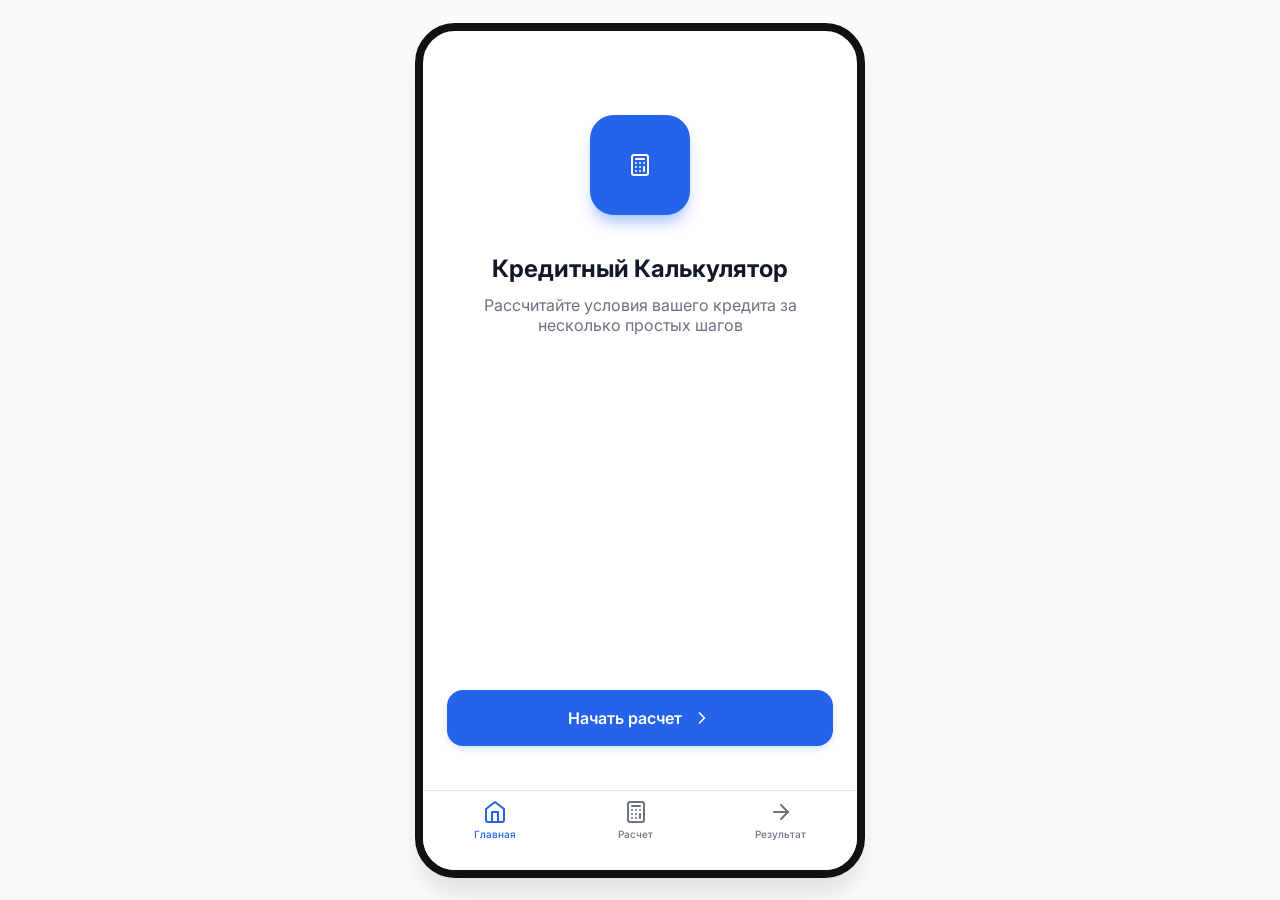
<file: index.html>
<!DOCTYPE html>
<html lang="ru">
<head>
    <meta charset="UTF-8">
    <meta name="viewport" content="width=device-width, initial-scale=1.0">
    <title>Кредитный Калькулятор</title>
    <link rel="preconnect" href="https://fonts.googleapis.com">
    <link rel="preconnect" href="https://fonts.gstatic.com" crossorigin>
    <link href="https://fonts.googleapis.com/css2?family=Inter:wght@400;500;600;700&display=swap" rel="stylesheet">
    <link rel="stylesheet" href="style.css">
</head>
<body>

    <!-- State management inputs -->
    <input type="radio" name="app-step" id="step-1-trigger" checked>
    <input type="radio" name="app-step" id="step-2-trigger">
    <input type="radio" name="app-step" id="step-3-trigger">
    <input type="radio" name="app-step" id="step-4-trigger">

    <div class="app-container">
        
        <!-- Screen 1: Intro -->
        <section class="screen screen--intro">
            <div style="flex: 1; display: flex; flex-direction: column; justify-content: center; align-items: center; text-align: center;">
                <div class="main-icon-wrapper">
                    <div class="main-icon">
                        <svg class="nav-icon" viewBox="0 0 24 24" fill="none" stroke="currentColor" stroke-width="2" stroke-linecap="round" stroke-linejoin="round">
                            <rect width="16" height="20" x="4" y="2" rx="2"/><line x1="8" x2="16" y1="6" y2="6"/><line x1="16" x2="16" y1="14" y2="18"/><path d="M16 10h.01"/><path d="M12 10h.01"/><path d="M8 10h.01"/><path d="M12 14h.01"/><path d="M8 14h.01"/><path d="M12 18h.01"/><path d="M8 18h.01"/>
                        </svg>
                    </div>
                </div>
                <h1 class="title">Кредитный Калькулятор</h1>
                <p class="subtitle">Рассчитайте условия вашего кредита за несколько простых шагов</p>
                
                <div class="btn-spacer" style="width: 100%;">
                    <label for="step-2-trigger" class="btn btn--primary">
                        Начать расчет
                        <svg width="20" height="20" viewBox="0 0 24 24" fill="none" stroke="currentColor" stroke-width="2" stroke-linecap="round" stroke-linejoin="round"><path d="m9 18 6-6-6-6"/></svg>
                    </label>
                </div>
            </div>
        </section>

        <!-- Screen 2: Amount -->
        <section class="screen screen--amount">
            <header class="app-header">
                <label for="step-1-trigger" class="back-btn">
                    <svg width="24" height="24" viewBox="0 0 24 24" fill="none" stroke="currentColor" stroke-width="2" stroke-linecap="round" stroke-linejoin="round"><path d="m15 18-6-6 6-6"/></svg>
                </label>
                <div class="progress-bar">
                    <div class="progress-bar__segment"></div>
                    <div class="progress-bar__segment"></div>
                    <div class="progress-bar__segment"></div>
                </div>
            </header>

            <h2 class="title" style="margin-top: 20px;">Какая сумма вам необходима?</h2>
            
            <div class="input-group">
                <div id="amount-minus" class="input-control">−</div>
                <div class="input-value-wrapper">
                    <span id="amount-display" class="input-value">1 000 000</span>
                    <span class="input-label">рублей</span>
                </div>
                <div id="amount-plus" class="input-control">+</div>
            </div>

            <div class="presets">
                <div class="preset-btn">500 000 ₽</div>
                <div class="preset-btn preset-btn--active">1 000 000 ₽</div>
                <div class="preset-btn">3 000 000 ₽</div>
                <div class="preset-btn">5 000 000 ₽</div>
            </div>

            <div class="btn-spacer">
                <label for="step-3-trigger" class="btn btn--primary">Продолжить</label>
            </div>
        </section>

        <!-- Screen 3: Term -->
        <section class="screen screen--term">
            <header class="app-header">
                <label for="step-2-trigger" class="back-btn">
                    <svg width="24" height="24" viewBox="0 0 24 24" fill="none" stroke="currentColor" stroke-width="2" stroke-linecap="round" stroke-linejoin="round"><path d="m15 18-6-6 6-6"/></svg>
                </label>
                <div class="progress-bar">
                    <div class="progress-bar__segment"></div>
                    <div class="progress-bar__segment"></div>
                    <div class="progress-bar__segment"></div>
                </div>
            </header>

            <h2 class="title" style="margin-top: 20px;">На какой срок берете кредит?</h2>
            
            <div class="input-group">
                <div id="term-minus" class="input-control">−</div>
                <div class="input-value-wrapper">
                    <span id="term-display" class="input-value">12</span>
                    <span class="input-label">месяцев</span>
                </div>
                <div id="term-plus" class="input-control">+</div>
            </div>

            <div class="presets presets-term" style="grid-template-columns: repeat(3, 1fr);">
                <div class="preset-btn preset-btn--active" data-months="12">1 год</div>
                <div class="preset-btn" data-months="24">2 года</div>
                <div class="preset-btn" data-months="36">3 года</div>
                <div class="preset-btn" data-months="60">5 лет</div>
                <div class="preset-btn" data-months="120">10 лет</div>
                <div class="preset-btn" data-months="360">30 лет</div>
            </div>

            <div class="btn-spacer">
                <label for="step-4-trigger" class="btn btn--primary">Продолжить</label>
            </div>
        </section>

        <!-- Screen 4: Result -->
        <section class="screen screen--result" style="overflow-y: auto;">
            <header class="app-header">
                <label for="step-3-trigger" class="back-btn">
                    <svg width="24" height="24" viewBox="0 0 24 24" fill="none" stroke="currentColor" stroke-width="2" stroke-linecap="round" stroke-linejoin="round"><path d="m15 18-6-6 6-6"/></svg>
                </label>
                <div class="progress-bar">
                    <div class="progress-bar__segment"></div>
                    <div class="progress-bar__segment"></div>
                    <div class="progress-bar__segment"></div>
                </div>
            </header>

            <h2 class="title" style="margin-top: 20px; margin-bottom: 4px;">Результаты расчета</h2>
            <p class="subtitle" style="margin-bottom: 24px;">На основе выбранных параметров</p>

            <article class="result-card result-card--main">
                <p class="result-label">Ежемесячный платеж</p>
                <p class="result-value">90 258 ₽</p>
            </article>

            <div class="results-grid">
                <div class="mini-card">
                    <p class="result-label">Сумма кредита</p>
                    <p class="result-value">1 000 000 ₽</p>
                </div>
                <div class="mini-card">
                    <p class="result-label">Срок кредита</p>
                    <p class="result-value">12 мес.</p>
                </div>
            </div>

            <article class="summary-card">
                <div class="summary-header">
                    <div>
                        <p class="summary-label">Общая выплата</p>
                        <p class="summary-value">1 083 100 ₽</p>
                    </div>
                    <svg width="18" height="18" viewBox="0 0 24 24" fill="none" stroke="currentColor" stroke-width="2" stroke-linecap="round" stroke-linejoin="round"><circle cx="12" cy="12" r="10"/><path d="M12 16v-4"/><path d="M12 8h.01"/></svg>
                </div>
                <div class="chart-bar">
                    <div class="chart-fill"></div>
                </div>
                <div class="chart-legend">
                    <span>Тело кредита</span>
                    <span>Переплата: 83 100 ₽</span>
                </div>
            </article>

            <div class="btn-spacer">
                <label for="step-1-trigger" class="btn btn--secondary">Сбросить расчет</label>
            </div>
        </section>

        <!-- Bottom Navigation -->
        <nav class="app-footer">
            <label for="step-1-trigger" class="nav-item nav-item--home">
                <svg class="nav-icon" viewBox="0 0 24 24" fill="none" stroke="currentColor" stroke-width="2" stroke-linecap="round" stroke-linejoin="round"><path d="m3 9 9-7 9 7v11a2 2 0 0 1-2 2H5a2 2 0 0 1-2-2z"/><polyline points="9 22 9 12 15 12 15 22"/></svg>
                <span>Главная</span>
            </label>
            <label for="step-2-trigger" class="nav-item nav-item--calc">
                <svg class="nav-icon" viewBox="0 0 24 24" fill="none" stroke="currentColor" stroke-width="2" stroke-linecap="round" stroke-linejoin="round"><rect width="16" height="20" x="4" y="2" rx="2"/><line x1="8" x2="16" y1="6" y2="6"/><line x1="16" x2="16" y1="14" y2="18"/><path d="M16 10h.01"/><path d="M12 10h.01"/><path d="M8 10h.01"/><path d="M12 14h.01"/><path d="M8 14h.01"/><path d="M12 18h.01"/><path d="M8 18h.01"/></svg>
                <span>Расчет</span>
            </label>
            <label for="step-4-trigger" class="nav-item nav-item--result">
                <svg class="nav-icon" viewBox="0 0 24 24" fill="none" stroke="currentColor" stroke-width="2" stroke-linecap="round" stroke-linejoin="round"><path d="M5 12h14"/><path d="m12 5 7 7-7 7"/></svg>
                <span>Результат</span>
            </label>
        </nav>
    </div>

    <script>
        // State management
        let state = {
            amount: 1000000,
            term: 12,
            rate: 0.12 // 12%
        };

        // DOM Elements
        const amountDisplay = document.getElementById('amount-display');
        const amountMinus = document.getElementById('amount-minus');
        const amountPlus = document.getElementById('amount-plus');
        
        const termDisplay = document.getElementById('term-display');
        const termMinus = document.getElementById('term-minus');
        const termPlus = document.getElementById('term-plus');

        const resultAmount = document.querySelector('.screen--result .mini-card:nth-child(1) .result-value');
        const resultTerm = document.querySelector('.screen--result .mini-card:nth-child(2) .result-value');
        const resultMonthly = document.querySelector('.screen--result .result-card--main .result-value');
        const resultTotal = document.querySelector('.screen--result .summary-value');
        const resultOverpayment = document.querySelector('.screen--result .chart-legend span:last-child');

        // Formatting helpers
        function formatCurrency(value) {
            return value.toString().replace(/\B(?=(\d{3})+(?!\d))/g, " ") + " ₽";
        }

        function updateUI() {
            // Update display values
            amountDisplay.textContent = state.amount.toLocaleString('ru-RU');
            termDisplay.textContent = state.term;
            
            // Calculate Monthly Payment (Annuity)
            const i = state.rate / 12;
            const n = state.term;
            const monthly = (state.amount * i) / (1 - Math.pow(1 + i, -n));
            const total = monthly * n;
            const overpayment = total - state.amount;

            // Update Result Screen
            resultAmount.textContent = formatCurrency(state.amount);
            resultTerm.textContent = state.term + " мес.";
            resultMonthly.textContent = formatCurrency(Math.round(monthly));
            resultTotal.textContent = formatCurrency(Math.round(total));
            resultOverpayment.textContent = "Переплата: " + formatCurrency(Math.round(overpayment));
        }

        // Amount Listeners
        amountMinus.addEventListener('click', () => {
            if (state.amount > 100000) {
                state.amount -= 10000;
                updateUI();
            }
        });

        amountPlus.addEventListener('click', () => {
            if (state.amount < 10000000) {
                state.amount += 10000;
                updateUI();
            }
        });

        // Term Listeners (step by 1 month)
        termMinus.addEventListener('click', () => {
            if (state.term > 1) {
                state.term -= 1;
                updateUI();
            }
        });

        termPlus.addEventListener('click', () => {
            if (state.term < 360) {
                state.term += 1;
                updateUI();
            }
        });

        // Amount Presets
        document.querySelectorAll('.screen--amount .preset-btn').forEach(btn => {
            btn.addEventListener('click', () => {
                const val = parseInt(btn.textContent.replace(/\s/g, ''));
                if (!isNaN(val)) {
                    state.amount = val;
                    document.querySelectorAll('.screen--amount .preset-btn').forEach(b => b.classList.remove('preset-btn--active'));
                    btn.classList.add('preset-btn--active');
                    updateUI();
                }
            });
        });

        // Term Presets
        document.querySelectorAll('.presets-term .preset-btn').forEach(btn => {
            btn.addEventListener('click', () => {
                const months = parseInt(btn.dataset.months);
                if (!isNaN(months)) {
                    state.term = months;
                    document.querySelectorAll('.presets-term .preset-btn').forEach(b => b.classList.remove('preset-btn--active'));
                    btn.classList.add('preset-btn--active');
                    updateUI();
                }
            });
        });

        // Initialize UI
        updateUI();
    </script>
</body>
</html>
</file>
<file: style.css>
:root {
    --primary-color: #2563eb;
    --primary-hover: #1d4ed8;
    --bg-color: #ffffff;
    --secondary-bg: #f3f4f6;
    --text-main: #111827;
    --text-muted: #6b7280;
    --border-color: #e5e7eb;
    --card-shadow: 0 4px 6px -1px rgb(0 0 0 / 0.1), 0 2px 4px -2px rgb(0 0 0 / 0.1);
    --radius-lg: 24px;
    --radius-md: 16px;
    --radius-sm: 12px;
    --transition: all 0.3s ease;
}

* {
    margin: 0;
    padding: 0;
    box-sizing: border-box;
    font-family: 'Inter', sans-serif;
    -webkit-tap-highlight-color: transparent;
}

body {
    background-color: #f9fafb;
    color: var(--text-main);
    display: flex;
    justify-content: center;
    align-items: center;
    min-height: 100vh;
}

/* Logic for switching steps without JS */
#step-1-trigger, #step-2-trigger, #step-3-trigger, #step-4-trigger {
    display: none;
}

/* Prevent text selection on buttons */
.input-control, .btn, .preset-btn {
    user-select: none;
}

.app-container {
    width: 100%;
    max-width: 450px;
    height: 900px;
    max-height: 95vh;
    background: var(--bg-color);
    position: relative;
    overflow: hidden;
    display: flex;
    flex-direction: column;
    box-shadow: 0 20px 25px -5px rgb(0 0 0 / 0.1);
    border-radius: 40px;
    border: 8px solid #111;
}

@media (max-width: 480px) {
    .app-container {
        height: 100vh;
        max-height: 100vh;
        border: none;
        border-radius: 0;
    }
}

/* Screens visibility logic */
.screen {
    display: none;
    flex: 1;
    flex-direction: column;
    padding: 24px;
    animation: fadeIn 0.4s ease-out;
}

@keyframes fadeIn {
    from { opacity: 0; transform: translateY(10px); }
    to { opacity: 1; transform: translateY(0); }
}

#step-1-trigger:checked ~ .app-container .screen--intro,
#step-2-trigger:checked ~ .app-container .screen--amount,
#step-3-trigger:checked ~ .app-container .screen--term,
#step-4-trigger:checked ~ .app-container .screen--result {
    display: flex;
}

/* Header / Progress Bar */
.app-header {
    padding: 20px 24px 10px;
    display: flex;
    align-items: center;
    gap: 16px;
}

.back-btn {
    background: none;
    border: none;
    cursor: pointer;
    color: var(--text-muted);
    display: flex;
    align-items: center;
    justify-content: center;
    padding: 8px;
    margin-left: -8px;
}

.progress-bar {
    flex: 1;
    height: 4px;
    background: var(--secondary-bg);
    border-radius: 2px;
    display: flex;
    gap: 4px;
}

.progress-bar__segment {
    flex: 1;
    height: 100%;
    background: var(--secondary-bg);
    border-radius: 2px;
    transition: var(--transition);
}

#step-2-trigger:checked ~ .app-container .progress-bar__segment:nth-child(1),
#step-3-trigger:checked ~ .app-container .progress-bar__segment:nth-child(1),
#step-3-trigger:checked ~ .app-container .progress-bar__segment:nth-child(2),
#step-4-trigger:checked ~ .app-container .progress-bar__segment:nth-child(1),
#step-4-trigger:checked ~ .app-container .progress-bar__segment:nth-child(2),
#step-4-trigger:checked ~ .app-container .progress-bar__segment:nth-child(3) {
    background: var(--primary-color);
}

/* Typography */
.title {
    font-size: 24px;
    font-weight: 700;
    margin-bottom: 12px;
    line-height: 1.2;
}

.subtitle {
    font-size: 16px;
    color: var(--text-muted);
    margin-bottom: 32px;
}

/* Components */
.main-icon-wrapper {
    display: flex;
    justify-content: center;
    align-items: center;
    margin: 60px 0 40px;
}

.main-icon {
    width: 100px;
    height: 100px;
    background: var(--primary-color);
    border-radius: 24px;
    display: flex;
    justify-content: center;
    align-items: center;
    color: white;
    box-shadow: 0 10px 15px -3px rgba(37, 99, 235, 0.4);
}

.input-group {
    background: var(--secondary-bg);
    border-radius: var(--radius-md);
    padding: 24px;
    display: flex;
    align-items: center;
    justify-content: space-between;
    margin-bottom: 24px;
}

.input-control {
    background: white;
    border-radius: 12px;
    width: 44px;
    height: 44px;
    display: flex;
    align-items: center;
    justify-content: center;
    border: 1px solid var(--border-color);
    cursor: pointer;
    font-size: 20px;
    font-weight: bold;
    transition: var(--transition);
}

.input-control:active {
    background-color: var(--border-color);
    transform: scale(0.95);
}

.input-value-wrapper {
    text-align: center;
}

.input-value {
    font-size: 28px;
    font-weight: 700;
    display: block;
}

.input-label {
    font-size: 10px;
    color: var(--text-muted);
    text-transform: uppercase;
    letter-spacing: 0.05em;
}

.presets {
    display: grid;
    grid-template-columns: 1fr 1fr;
    gap: 12px;
    margin-bottom: 32px;
}

.preset-btn {
    background: white;
    border: 1px solid var(--border-color);
    padding: 16px;
    border-radius: var(--radius-sm);
    text-align: center;
    font-weight: 500;
    cursor: pointer;
    transition: var(--transition);
}

.preset-btn--active {
    border-color: var(--primary-color);
    color: var(--primary-color);
    background: #eff6ff;
}

.btn {
    display: flex;
    align-items: center;
    justify-content: center;
    gap: 10px;
    width: 100%;
    padding: 18px;
    border-radius: var(--radius-md);
    font-size: 16px;
    font-weight: 600;
    cursor: pointer;
    transition: var(--transition);
    border: none;
    text-decoration: none;
}

.btn--primary {
    background: var(--primary-color);
    color: white;
    box-shadow: 0 4px 6px -1px rgba(37, 99, 235, 0.2);
}

.btn--primary:hover {
    background: var(--primary-hover);
}

.btn--secondary {
    background: #e5e7eb;
    color: #111827;
}

.btn-spacer {
    margin-top: auto;
    margin-bottom: 20px;
}

/* Results Cards */
.result-card {
    background: white;
    border-radius: var(--radius-lg);
    padding: 24px;
    border: 1px solid var(--border-color);
    margin-bottom: 16px;
    text-align: center;
}

.result-card--main {
    padding: 32px 24px;
}

.result-label {
    color: var(--text-muted);
    font-size: 14px;
    margin-bottom: 8px;
}

.result-value {
    font-size: 32px;
    font-weight: 700;
    color: var(--primary-color);
}

.results-grid {
    display: grid;
    grid-template-columns: 1fr 1fr;
    gap: 12px;
    margin-bottom: 16px;
}

.mini-card {
    background: white;
    border: 1px solid var(--border-color);
    border-radius: var(--radius-md);
    padding: 16px;
}

.mini-card .result-label {
    font-size: 11px;
    text-align: left;
}

.mini-card .result-value {
    font-size: 18px;
    color: var(--text-main);
    text-align: left;
}

.summary-card {
    background: var(--primary-color);
    color: white;
    border-radius: var(--radius-md);
    padding: 20px;
    margin-bottom: 24px;
    position: relative;
}

.summary-header {
    display: flex;
    justify-content: space-between;
    align-items: flex-start;
    margin-bottom: 16px;
}

.summary-label {
    font-size: 12px;
    opacity: 0.8;
}

.summary-value {
    font-size: 22px;
    font-weight: 700;
}

.chart-bar {
    height: 6px;
    background: rgba(255, 255, 255, 0.2);
    border-radius: 3px;
    margin-bottom: 12px;
    position: relative;
    overflow: hidden;
}

.chart-fill {
    position: absolute;
    left: 0;
    top: 0;
    height: 100%;
    background: white;
    width: 85%;
}

.chart-legend {
    display: flex;
    justify-content: space-between;
    font-size: 10px;
    opacity: 0.8;
}

/* Footer Navigation */
.app-footer {
    height: 80px;
    background: white;
    border-top: 1px solid var(--border-color);
    display: flex;
    justify-content: space-around;
    align-items: center;
    padding-bottom: 20px;
}

.nav-item {
    display: flex;
    flex-direction: column;
    align-items: center;
    gap: 4px;
    color: var(--text-muted);
    text-decoration: none;
    cursor: pointer;
    font-size: 10px;
    font-weight: 500;
    transition: var(--transition);
}

#step-1-trigger:checked ~ .app-container .nav-item--home,
#step-2-trigger:checked ~ .app-container .nav-item--calc,
#step-3-trigger:checked ~ .app-container .nav-item--calc,
#step-4-trigger:checked ~ .app-container .nav-item--result {
    color: var(--primary-color);
}

.nav-icon {
    width: 24px;
    height: 24px;
}
</file>
